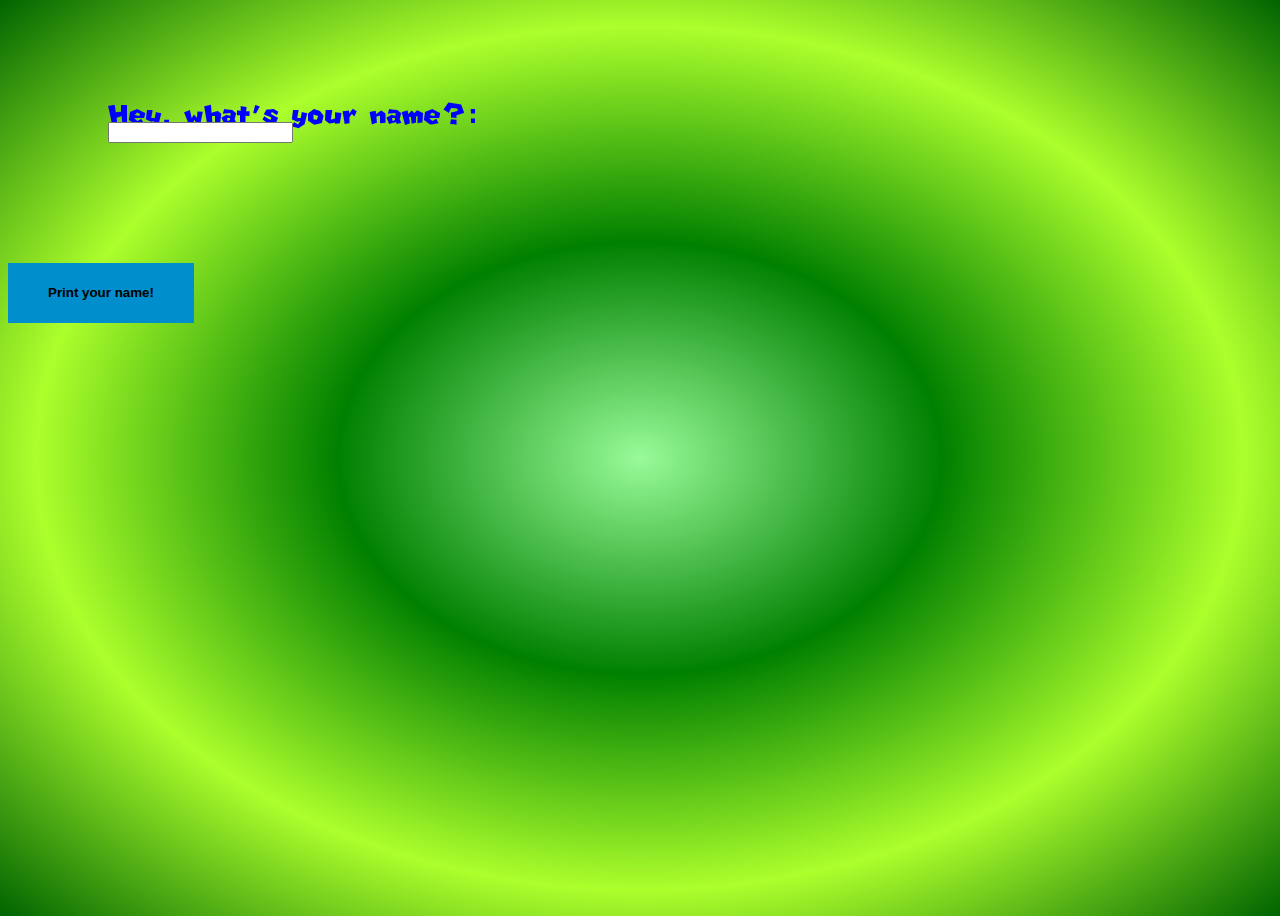
<file: index.html>
<html>
<head>
<title>Welcome! Let's play a game</title>
<meta charset="urf-8">
<meta name="viewport" content="width=device-width, initial-scale=1.0">
<meta http-equiv="X-UA-Compatible" content="ie=edge">
<link rel= "stylesheet" href="Pretty.css">
</head>
<body>
      <form id='nameForm'>
      <div class='form-uname'>
          <label id='nameLabel' for='nameField'>Hey, what's your name?:</label>
        </br>
          <input id='playerName' type='text' maxlength='25'></input>
      </div>
      <div class='form-sub'>
          <button id='subButton' type='button'>Print your name!</button>
      </div>
      </form>
  <div>
      <p id='result'>
      </p>
  </div>
<script src="Animation.js"></script>
</body>
</html>
</file>
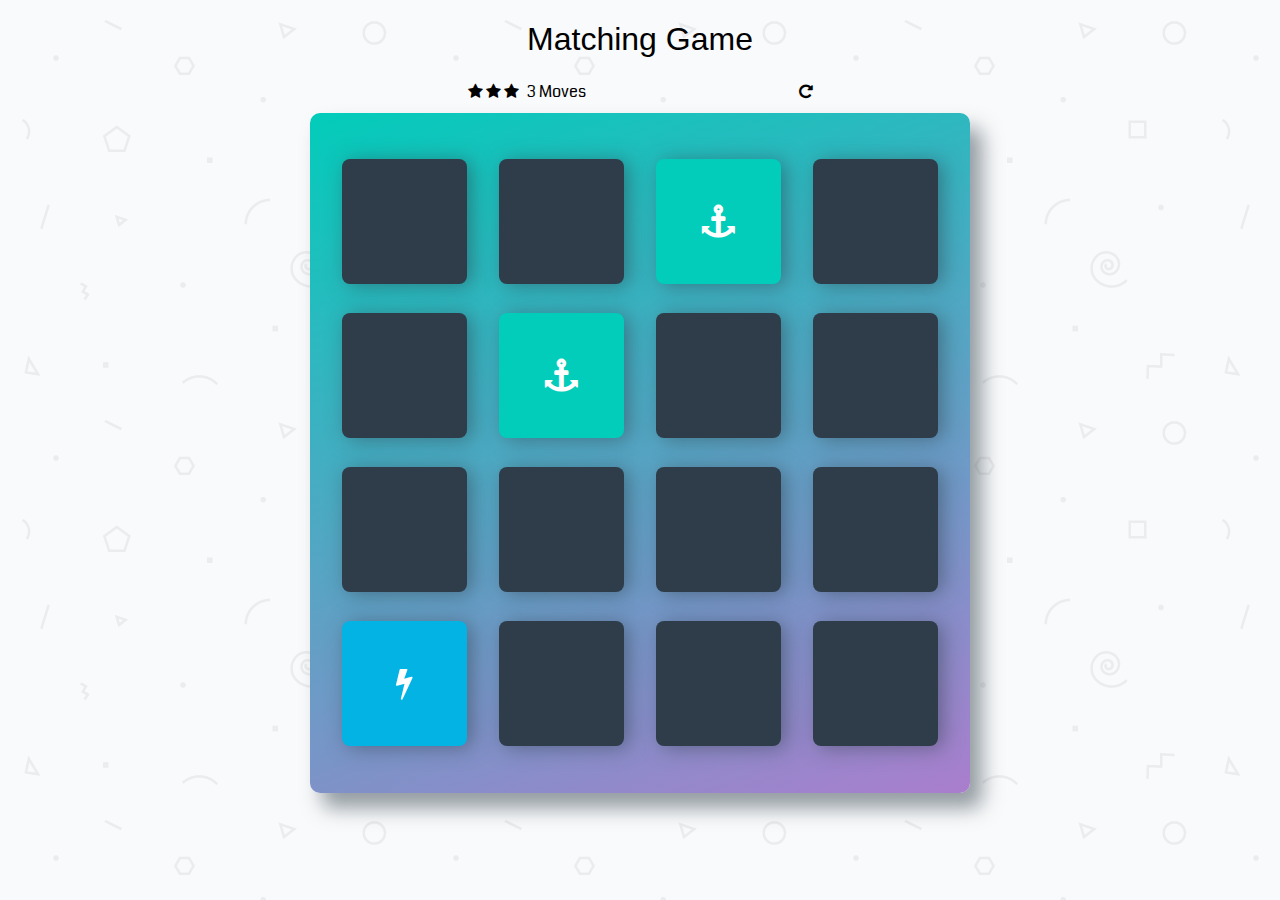
<file: fend-project-memory-game-master/index.html>
<!doctype html>
<html lang="en">
<head>
    <meta charset="utf-8">
    <title>Matching Game</title>
    <meta name="description" content="">
    <link rel="stylesheet prefetch" href="https://maxcdn.bootstrapcdn.com/font-awesome/4.6.1/css/font-awesome.min.css">
    <link rel="stylesheet prefetch" href="https://fonts.googleapis.com/css?family=Coda">
    <link rel="stylesheet" href="css/app.css">
</head>
<body>

    <div class="container">
        <header>
            <h1>Matching Game</h1>
        </header>

        <section class="score-panel">
        	<ul class="stars">
        		<li><i class="fa fa-star"></i></li>
        		<li><i class="fa fa-star"></i></li>
        		<li><i class="fa fa-star"></i></li>
        	</ul>

        	<span class="moves">3</span> Moves

            <div class="restart">
        		<i class="fa fa-repeat"></i>
        	</div>
        </section>

        <ul class="deck">
            <li class="card">
                <i class="fa fa-diamond"></i>
            </li>
            <li class="card">
                <i class="fa fa-paper-plane-o"></i>
            </li>
            <li class="card match">
                <i class="fa fa-anchor"></i>
            </li>
            <li class="card">
                <i class="fa fa-bolt"></i>
            </li>
            <li class="card">
                <i class="fa fa-cube"></i>
            </li>
            <li class="card match">
                <i class="fa fa-anchor"></i>
            </li>
            <li class="card">
                <i class="fa fa-leaf"></i>
            </li>
            <li class="card">
                <i class="fa fa-bicycle"></i>
            </li>
            <li class="card">
                <i class="fa fa-diamond"></i>
            </li>
            <li class="card">
                <i class="fa fa-bomb"></i>
            </li>
            <li class="card">
                <i class="fa fa-leaf"></i>
            </li>
            <li class="card">
                <i class="fa fa-bomb"></i>
            </li>
            <li class="card open show">
                <i class="fa fa-bolt"></i>
            </li>
            <li class="card">
                <i class="fa fa-bicycle"></i>
            </li>
            <li class="card">
                <i class="fa fa-paper-plane-o"></i>
            </li>
            <li class="card">
                <i class="fa fa-cube"></i>
            </li>
        </ul>
    </div>

    <script src="js/app.js"></script>
</body>
</html>
</file>
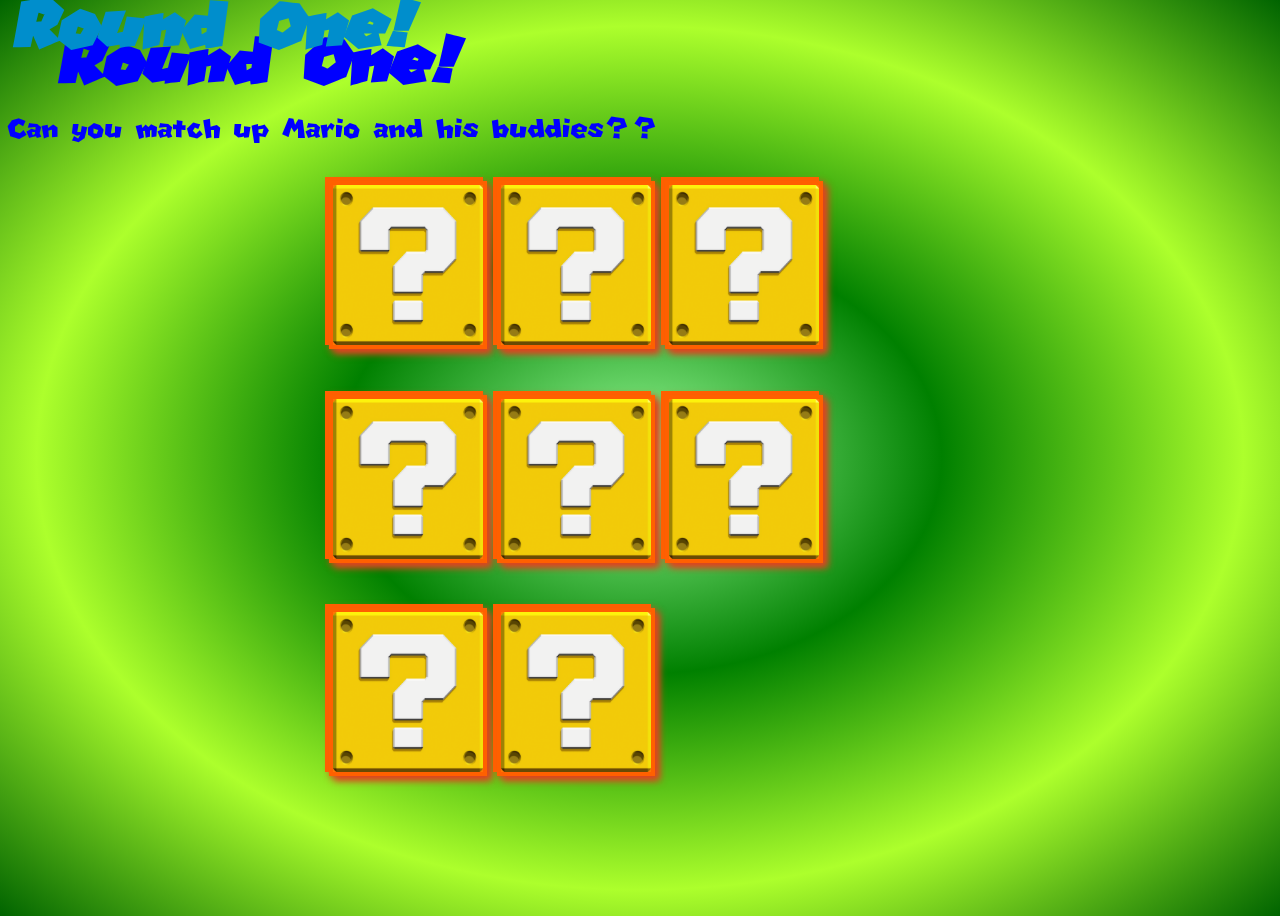
<file: Round_One.html>
<html>
<head>
  <title> Round One </title>
  <meta charset="urf-8">
 <meta name="viewport" content="width=device-width, initial-scale=1.0">
 <meta http-equiv="X-UA-Compatible" content="ie=edge">
  <link rel= "stylesheet" href="Pretty.css">
</head>
<body>
  <h1 class="MarioTitle"> Round One!</h1>
  <div class="MarioText">Can you match up Mario and his buddies?? </div>
</br>
<div class="timer"> </div>
</br>
<section class="memory_Game">
<div class="memory_card" data-framework = 'PrincessPeach'>
  <img class= "front_face" src= "graphics/Round_One/PrincessPeach.png">
  <img class= "back_face" src= "graphics/Round_One/Question_Mark.png">
</div>
<div class="memory_card" data-framework = 'Luigi'>
  <img class= "front_face" src= "graphics/Round_One/Luigi.png">
  <img class= "back_face" src= "graphics/Round_One/Question_Mark.png">
</div>
<div class="memory_card" data-framework = 'Super_Mario'>
  <img class= "front_face" src= "graphics/Round_One/Super_Mario.png">
  <img class= "back_face" src= "graphics/Round_One/Question_Mark.png">
</div>
<div class="memory_card" data-framework = 'Toad'>
  <img class= "front_face" src= "graphics/Round_One/Toad.png">
  <img class= "back_face" src= "graphics/Round_One/Question_Mark.png">
</div>
<div class="memory_card" data-framework = 'PrincessPeach'>
  <img class= "front_face" src= "graphics/Round_One/PrincessPeach.png">
  <img class= "back_face" src= "graphics/Round_One/Question_Mark.png">
</div>
<div class="memory_card" data-framework = 'Luigi'>
  <img class= "front_face" src= "graphics/Round_One/Luigi.png">
  <img class= "back_face" src= "graphics/Round_One/Question_Mark.png">
</div>
<div class="memory_card" data-framework = 'Super_Mario'>
  <img class= "front_face" src= "graphics/Round_One/Super_Mario.png">
  <img class= "back_face" src= "graphics/Round_One/Question_Mark.png">
</div>
<div class="memory_card" data-framework = 'Toad'>
  <img class= "front_face" src= "graphics/Round_One/Toad.png">
  <img class= "back_face" src= "graphics/Round_One/Question_Mark.png">
</div>

<script src="Animation.js"></script>

</body>
</html>
</file>
<file: Pretty.css>
body{
  height: 100vh;
  background: radial-gradient(#98fb98, #008000, #adff2c, #006400);

}

@font-face {
    font-family: MarioNett;
    src: url("MarioNett.ttf") format("truetype");
}

.form-uname{
  padding: 100px;

}
#nameLabel{
  font-size: 50px;
  font-family: MarioNett;
  color: blue;
}
#result{
  font-size: 50px;
  font-family: MarioNett;
  color: blue;
}

button {
  margin-top: 20px;
  line-height: 60px;
  font-weight: bold;
  padding: 0 40px;
  background: #008ecc;
  border: none;
}
button:hover {
  background: gold;
}

.MarioTitle {
  font-family: MarioNett, Verdana, Tahoma;
  font-style: italic;
  color: #008ecc;
  font-size: 120px;
  text-shadow: 45px 36px blue;
}

.MarioText {
  font-size: 50px;
  font-family: MarioNett;
  color: blue;
}
.memory_Game{
  height: 640px;
  width: 640px;
  margin: auto;
  display: flex;
  flex-wrap: wrap;
  perspective: 1000px;
}
.memory_card {
  /*Get The images a uniform size for every round */
  width: calc(25% - 10px);
  height: calc(33.333% - 10px);
  margin: 5px;
  position: relative;
  border: 4px solid #ff6000;
  box-shadow: 5px 5px 7px #de4520;
  height: 25%;
  margin: 5px;
  transform: scale(1);
  transform-style: preserve-3d;
  transition: .5s;
}

.front_face, .back_face {
  /*image inherits the settings from the list */
height: 100%;
width: 100%;
position: absolute;
backface-visibility: hidden;
border: 4px solid #ff6000;
box-shadow: 5px 5px 7px #de4520;
background: radial-gradient(#fff59d, #ff7700);
}

.front_face{
transform: rotateY(180deg);
}

.back_face:hover{
  -webkit-transition:0.8s;
  -moz-transition: 0.8s;
  -ms-transition: 0.8s;
  -o-transition: 0.8s;
  -webkit-transform: rotate(360deg);
  -moz-transform: rotate(360deg);
  -o-transform: rotate(360deg);
  -ms-transform: rotate(360deg);
  transform: rotate(360deg);

}

.memory_card.flip{
    /*Defines the behaviour of the card when clicked */
  transform: rotateY(180deg);
}
</file>
<file: fend-project-memory-game-master/css/app.css>
html {
    box-sizing: border-box;
}

*,
*::before,
*::after {
    box-sizing: inherit;
}

html,
body {
    width: 100%;
    height: 100%;
    margin: 0;
    padding: 0;
}

body {
    background: #ffffff url('../img/geometry2.png'); /* Background pattern from Subtle Patterns */
    font-family: 'Coda', cursive;
}

.container {
    display: flex;
    justify-content: center;
    align-items: center;
    flex-direction: column;
}

h1 {
    font-family: 'Open Sans', sans-serif;
    font-weight: 300;
}

/*
 * Styles for the deck of cards
 */

.deck {
    width: 660px;
    min-height: 680px;
    background: linear-gradient(160deg, #02ccba 0%, #aa7ecd 100%);
    padding: 32px;
    border-radius: 10px;
    box-shadow: 12px 15px 20px 0 rgba(46, 61, 73, 0.5);
    display: flex;
    flex-wrap: wrap;
    justify-content: space-between;
    align-items: center;
    margin: 0 0 3em;
}

.deck .card {
    height: 125px;
    width: 125px;
    background: #2e3d49;
    font-size: 0;
    color: #ffffff;
    border-radius: 8px;
    cursor: pointer;
    display: flex;
    justify-content: center;
    align-items: center;
    box-shadow: 5px 2px 20px 0 rgba(46, 61, 73, 0.5);
}

.deck .card.open {
    transform: rotateY(0);
    background: #02b3e4;
    cursor: default;
}

.deck .card.show {
    font-size: 33px;
}

.deck .card.match {
    cursor: default;
    background: #02ccba;
    font-size: 33px;
}

/*
 * Styles for the Score Panel
 */

.score-panel {
    text-align: left;
    width: 345px;
    margin-bottom: 10px;
}

.score-panel .stars {
    margin: 0;
    padding: 0;
    display: inline-block;
    margin: 0 5px 0 0;
}

.score-panel .stars li {
    list-style: none;
    display: inline-block;
}

.score-panel .restart {
    float: right;
    cursor: pointer;
}
</file>
